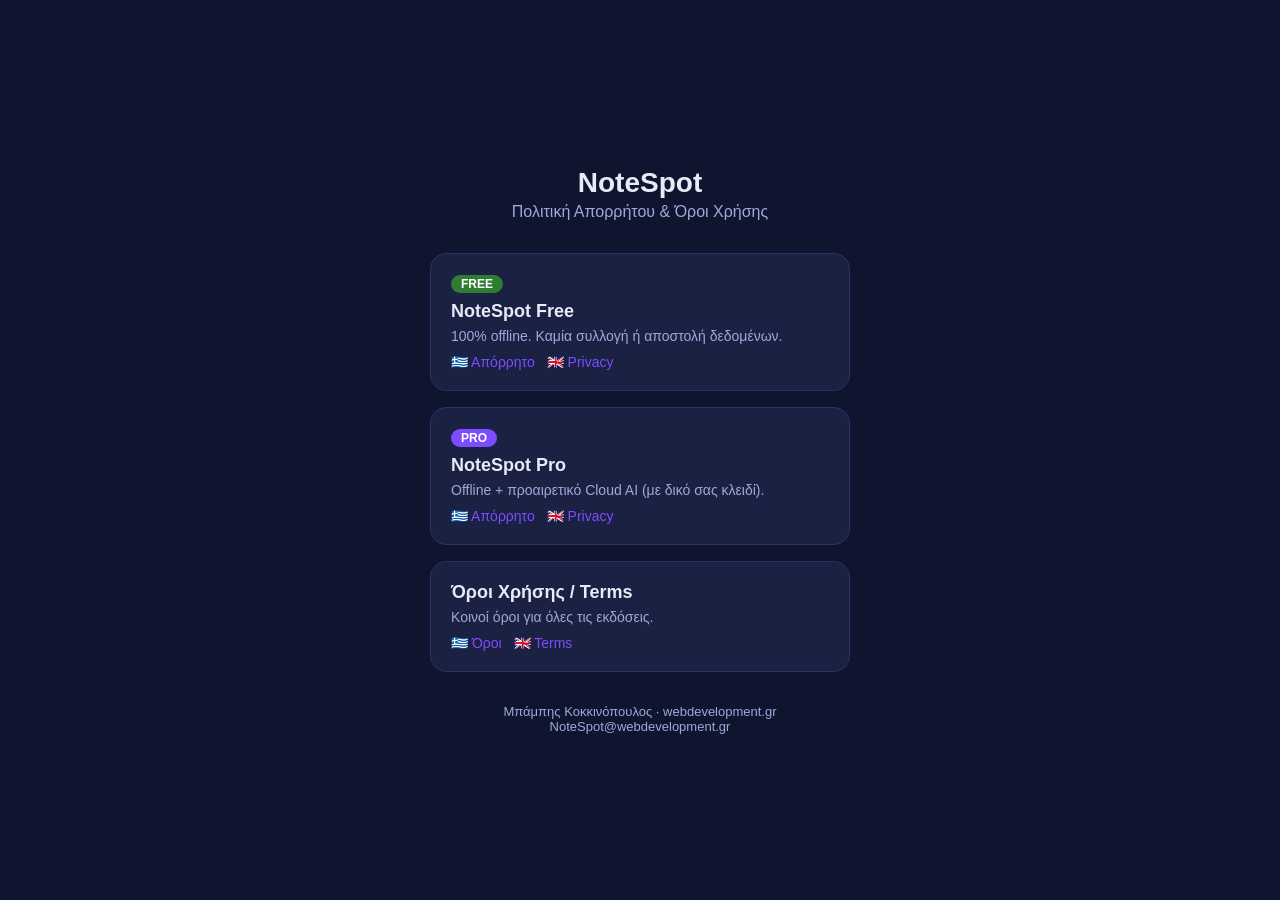
<file: index.html>
<!DOCTYPE html>
<html lang="el">
<head>
<meta charset="utf-8">
<meta name="viewport" content="width=device-width, initial-scale=1">
<title>NoteSpot — Legal</title>
<style>
  :root{--bg:#0F152F;--card:#1A2142;--accent:#7C4DFF;--green:#2E7D32;--text:#E8EAF6;--muted:#9FA8DA}
  *{box-sizing:border-box}
  body{margin:0;font-family:-apple-system,Segoe UI,Roboto,sans-serif;background:var(--bg);color:var(--text);min-height:100vh;display:flex;flex-direction:column;align-items:center;justify-content:center;padding:24px}
  h1{font-size:28px;margin:0 0 4px}
  .sub{color:var(--muted);margin-bottom:32px}
  .grid{display:grid;gap:16px;width:100%;max-width:420px}
  .card{background:var(--card);border-radius:16px;padding:20px;text-decoration:none;color:var(--text);border:1px solid #2A3260;transition:.2s}
  .card:hover{border-color:var(--accent);transform:translateY(-2px)}
  .badge{display:inline-block;font-size:12px;font-weight:700;padding:2px 10px;border-radius:10px;color:#fff;margin-bottom:8px}
  .free{background:var(--green)}
  .pro{background:var(--accent)}
  .card h2{margin:0 0 6px;font-size:18px}
  .card p{margin:0;color:var(--muted);font-size:14px}
  .lang{margin-top:10px;display:flex;gap:12px}
  .lang a{color:var(--accent);font-size:14px;text-decoration:none}
  footer{margin-top:32px;color:var(--muted);font-size:13px;text-align:center}
</style>
</head>
<body>
  <h1>NoteSpot</h1>
  <div class="sub">Πολιτική Απορρήτου &amp; Όροι Χρήσης</div>
  <div class="grid">
    <div class="card">
      <span class="badge free">FREE</span>
      <h2>NoteSpot Free</h2>
      <p>100% offline. Καμία συλλογή ή αποστολή δεδομένων.</p>
      <div class="lang">
        <a href="privacy-free-el.html">🇬🇷 Απόρρητο</a>
        <a href="privacy-free-en.html">🇬🇧 Privacy</a>
      </div>
    </div>
    <div class="card">
      <span class="badge pro">PRO</span>
      <h2>NoteSpot Pro</h2>
      <p>Offline + προαιρετικό Cloud AI (με δικό σας κλειδί).</p>
      <div class="lang">
        <a href="privacy-pro-el.html">🇬🇷 Απόρρητο</a>
        <a href="privacy-pro-en.html">🇬🇧 Privacy</a>
      </div>
    </div>
    <div class="card">
      <h2>Όροι Χρήσης / Terms</h2>
      <p>Κοινοί όροι για όλες τις εκδόσεις.</p>
      <div class="lang">
        <a href="terms-el.html">🇬🇷 Όροι</a>
        <a href="terms-en.html">🇬🇧 Terms</a>
      </div>
    </div>
  </div>
  <footer>Μπάμπης Κοκκινόπουλος · webdevelopment.gr<br>NoteSpot@webdevelopment.gr</footer>
</body>
</html>
</file>
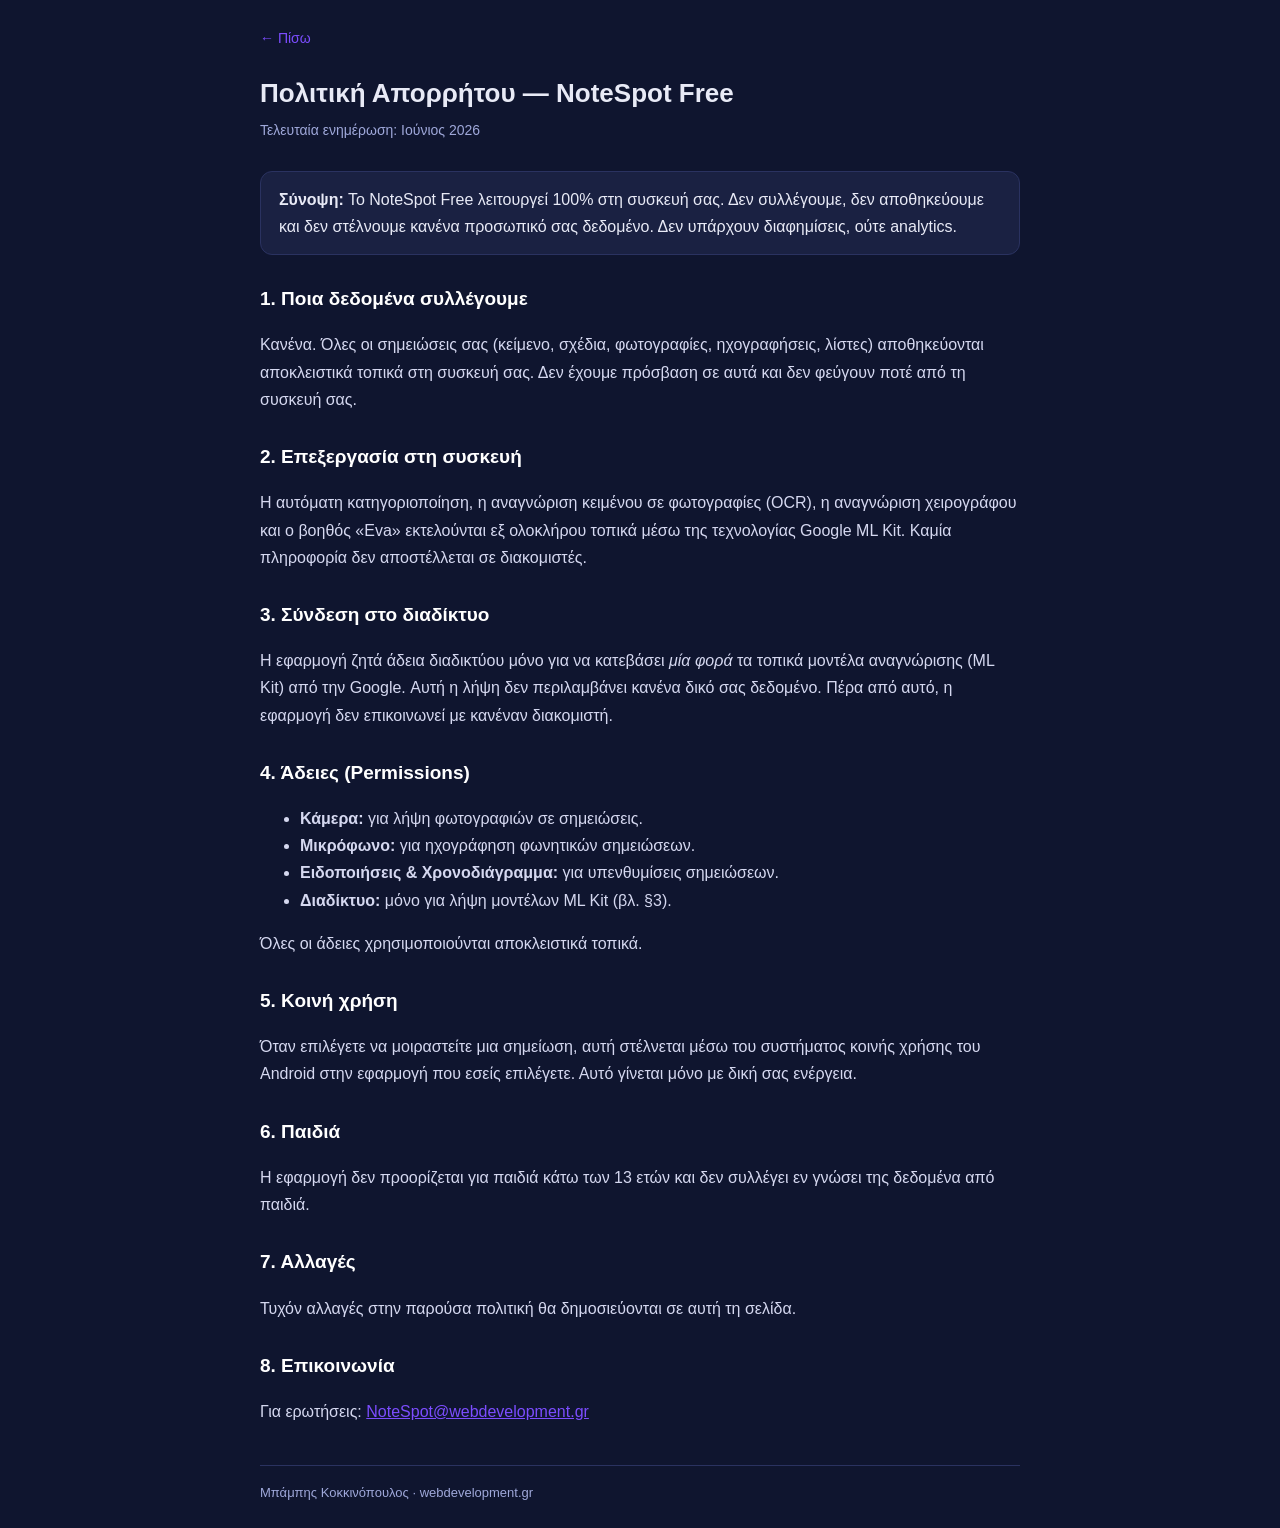
<file: privacy-free-el.html>
<!DOCTYPE html>
<html lang="el"><head><meta charset="utf-8">
<meta name="viewport" content="width=device-width, initial-scale=1">
<title>NoteSpot Free — Πολιτική Απορρήτου</title>
<link rel="stylesheet" href="_style.css"></head><body><div class="wrap">
<a class="back" href="index.html">← Πίσω</a>
<h1>Πολιτική Απορρήτου — NoteSpot Free</h1>
<div class="updated">Τελευταία ενημέρωση: Ιούνιος 2026</div>

<div class="box"><strong>Σύνοψη:</strong> Το NoteSpot Free λειτουργεί 100% στη συσκευή σας. Δεν συλλέγουμε, δεν αποθηκεύουμε και δεν στέλνουμε κανένα προσωπικό σας δεδομένο. Δεν υπάρχουν διαφημίσεις, ούτε analytics.</div>

<h2>1. Ποια δεδομένα συλλέγουμε</h2>
<p>Κανένα. Όλες οι σημειώσεις σας (κείμενο, σχέδια, φωτογραφίες, ηχογραφήσεις, λίστες) αποθηκεύονται αποκλειστικά τοπικά στη συσκευή σας. Δεν έχουμε πρόσβαση σε αυτά και δεν φεύγουν ποτέ από τη συσκευή σας.</p>

<h2>2. Επεξεργασία στη συσκευή</h2>
<p>Η αυτόματη κατηγοριοποίηση, η αναγνώριση κειμένου σε φωτογραφίες (OCR), η αναγνώριση χειρογράφου και ο βοηθός «Eva» εκτελούνται εξ ολοκλήρου τοπικά μέσω της τεχνολογίας Google ML Kit. Καμία πληροφορία δεν αποστέλλεται σε διακομιστές.</p>

<h2>3. Σύνδεση στο διαδίκτυο</h2>
<p>Η εφαρμογή ζητά άδεια διαδικτύου μόνο για να κατεβάσει <em>μία φορά</em> τα τοπικά μοντέλα αναγνώρισης (ML Kit) από την Google. Αυτή η λήψη δεν περιλαμβάνει κανένα δικό σας δεδομένο. Πέρα από αυτό, η εφαρμογή δεν επικοινωνεί με κανέναν διακομιστή.</p>

<h2>4. Άδειες (Permissions)</h2>
<ul>
<li><strong>Κάμερα:</strong> για λήψη φωτογραφιών σε σημειώσεις.</li>
<li><strong>Μικρόφωνο:</strong> για ηχογράφηση φωνητικών σημειώσεων.</li>
<li><strong>Ειδοποιήσεις &amp; Χρονοδιάγραμμα:</strong> για υπενθυμίσεις σημειώσεων.</li>
<li><strong>Διαδίκτυο:</strong> μόνο για λήψη μοντέλων ML Kit (βλ. §3).</li>
</ul>
<p>Όλες οι άδειες χρησιμοποιούνται αποκλειστικά τοπικά.</p>

<h2>5. Κοινή χρήση</h2>
<p>Όταν επιλέγετε να μοιραστείτε μια σημείωση, αυτή στέλνεται μέσω του συστήματος κοινής χρήσης του Android στην εφαρμογή που εσείς επιλέγετε. Αυτό γίνεται μόνο με δική σας ενέργεια.</p>

<h2>6. Παιδιά</h2>
<p>Η εφαρμογή δεν προορίζεται για παιδιά κάτω των 13 ετών και δεν συλλέγει εν γνώσει της δεδομένα από παιδιά.</p>

<h2>7. Αλλαγές</h2>
<p>Τυχόν αλλαγές στην παρούσα πολιτική θα δημοσιεύονται σε αυτή τη σελίδα.</p>

<h2>8. Επικοινωνία</h2>
<p>Για ερωτήσεις: <a href="mailto:NoteSpot@webdevelopment.gr">NoteSpot@webdevelopment.gr</a></p>

<footer>Μπάμπης Κοκκινόπουλος · webdevelopment.gr</footer>
</div></body></html>
</file>
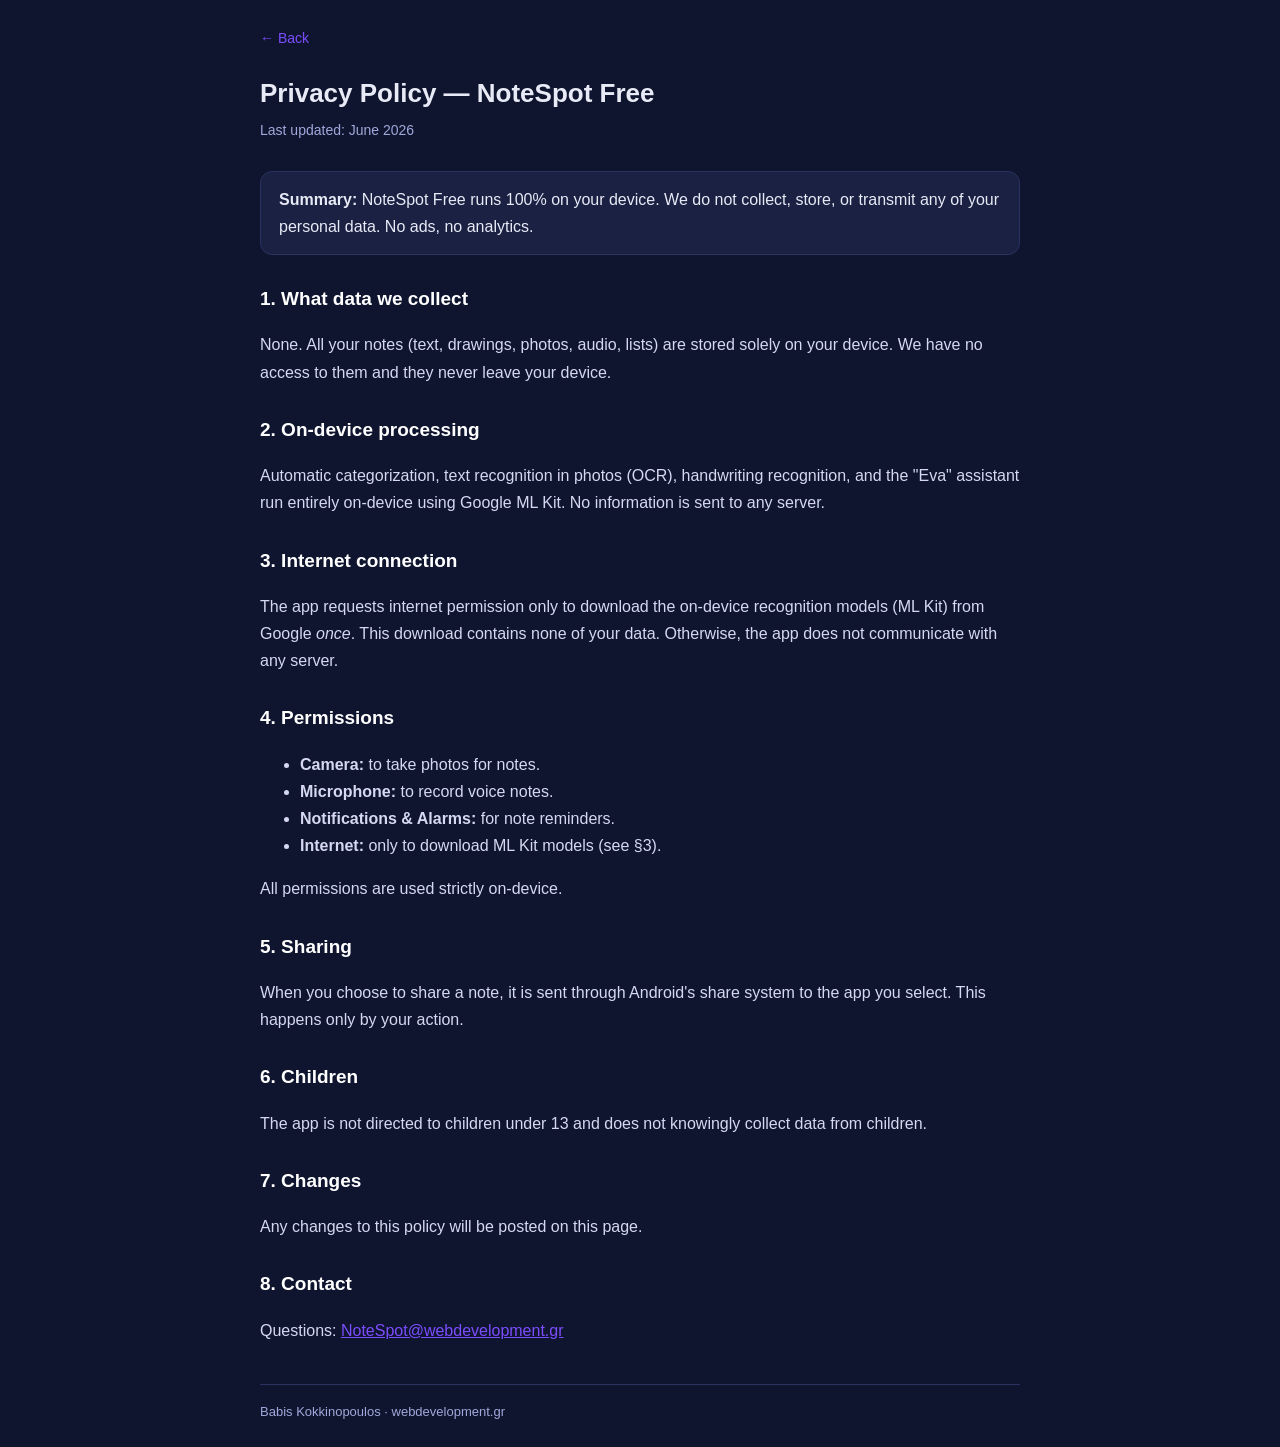
<file: privacy-free-en.html>
<!DOCTYPE html>
<html lang="en"><head><meta charset="utf-8">
<meta name="viewport" content="width=device-width, initial-scale=1">
<title>NoteSpot Free — Privacy Policy</title>
<link rel="stylesheet" href="_style.css"></head><body><div class="wrap">
<a class="back" href="index.html">← Back</a>
<h1>Privacy Policy — NoteSpot Free</h1>
<div class="updated">Last updated: June 2026</div>

<div class="box"><strong>Summary:</strong> NoteSpot Free runs 100% on your device. We do not collect, store, or transmit any of your personal data. No ads, no analytics.</div>

<h2>1. What data we collect</h2>
<p>None. All your notes (text, drawings, photos, audio, lists) are stored solely on your device. We have no access to them and they never leave your device.</p>

<h2>2. On-device processing</h2>
<p>Automatic categorization, text recognition in photos (OCR), handwriting recognition, and the "Eva" assistant run entirely on-device using Google ML Kit. No information is sent to any server.</p>

<h2>3. Internet connection</h2>
<p>The app requests internet permission only to download the on-device recognition models (ML Kit) from Google <em>once</em>. This download contains none of your data. Otherwise, the app does not communicate with any server.</p>

<h2>4. Permissions</h2>
<ul>
<li><strong>Camera:</strong> to take photos for notes.</li>
<li><strong>Microphone:</strong> to record voice notes.</li>
<li><strong>Notifications &amp; Alarms:</strong> for note reminders.</li>
<li><strong>Internet:</strong> only to download ML Kit models (see §3).</li>
</ul>
<p>All permissions are used strictly on-device.</p>

<h2>5. Sharing</h2>
<p>When you choose to share a note, it is sent through Android's share system to the app you select. This happens only by your action.</p>

<h2>6. Children</h2>
<p>The app is not directed to children under 13 and does not knowingly collect data from children.</p>

<h2>7. Changes</h2>
<p>Any changes to this policy will be posted on this page.</p>

<h2>8. Contact</h2>
<p>Questions: <a href="mailto:NoteSpot@webdevelopment.gr">NoteSpot@webdevelopment.gr</a></p>

<footer>Babis Kokkinopoulos · webdevelopment.gr</footer>
</div></body></html>
</file>
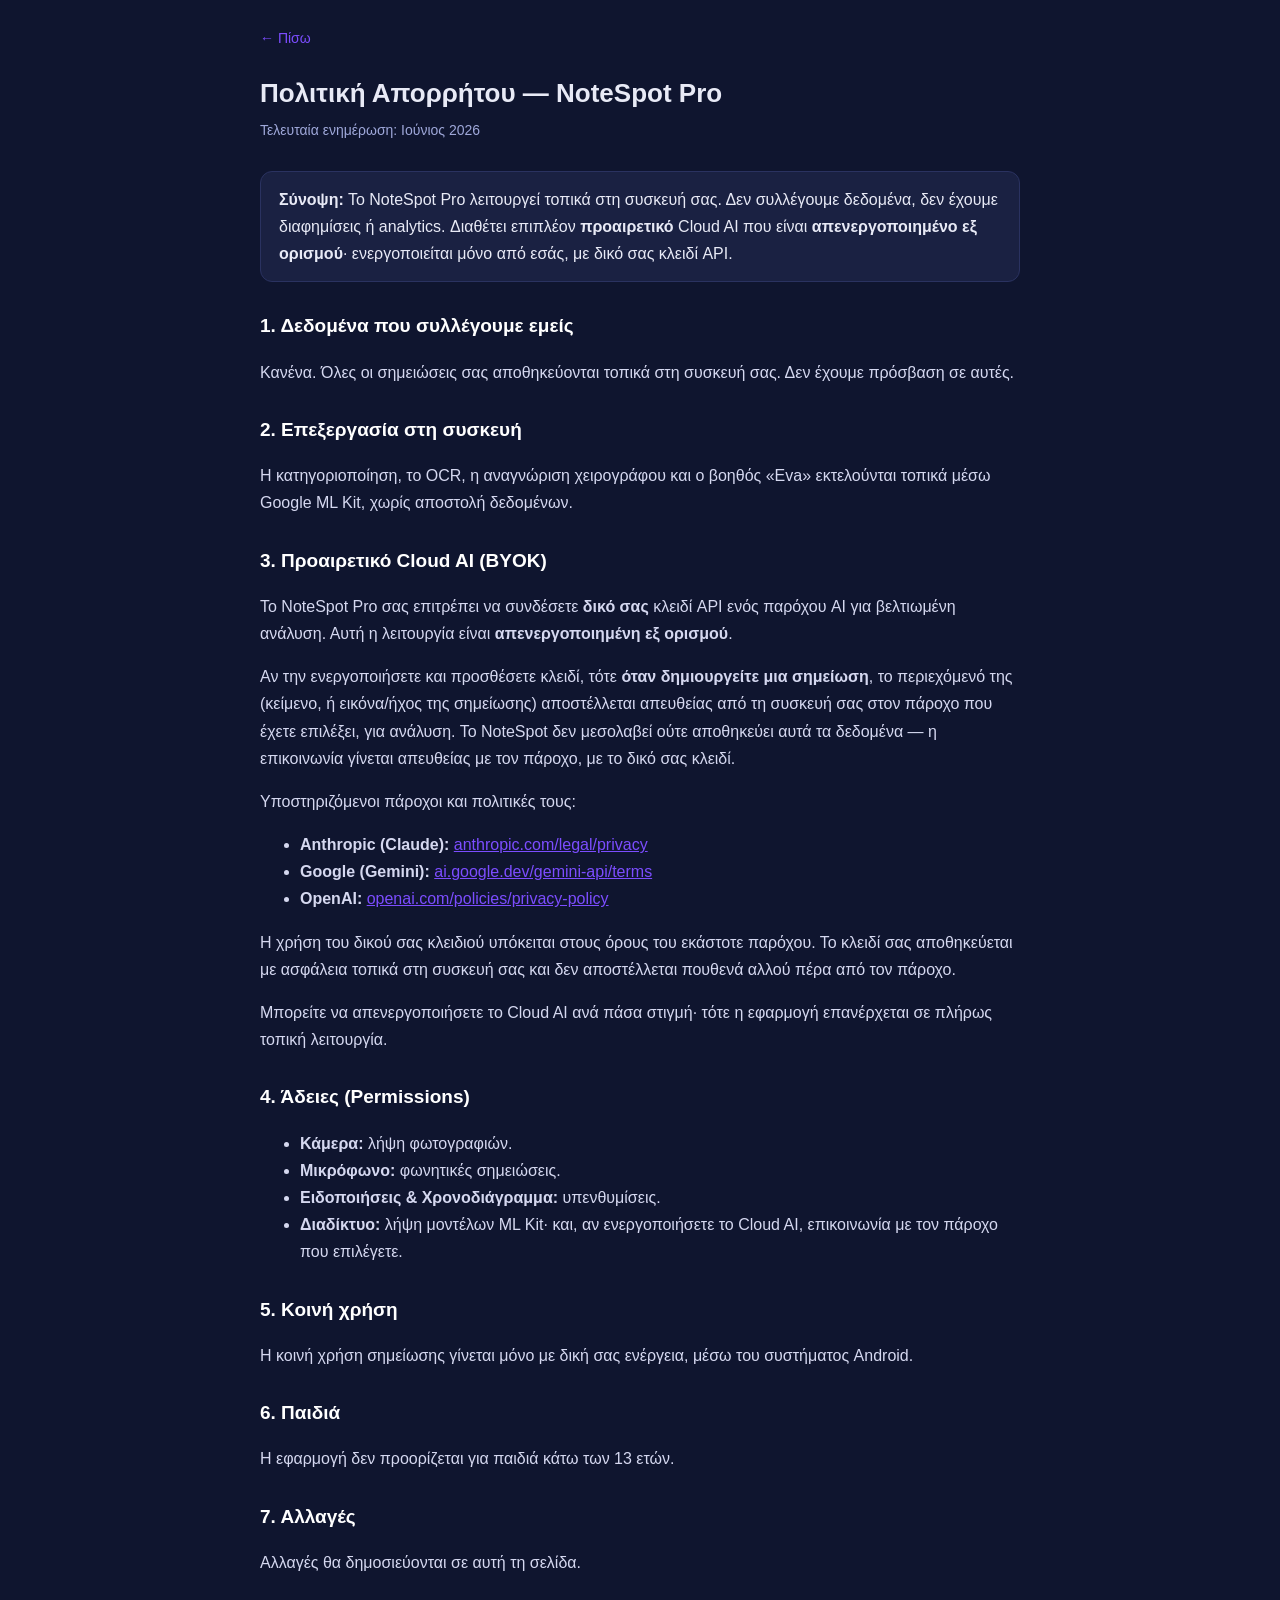
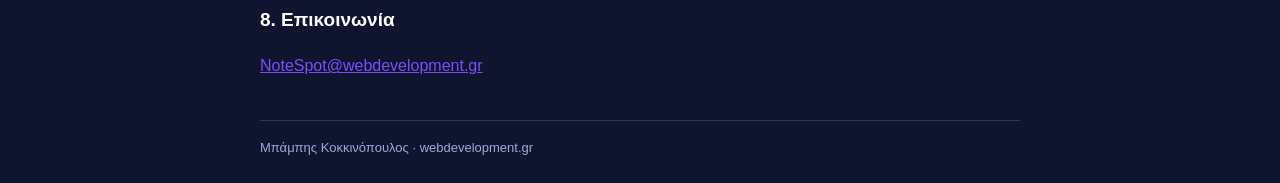
<file: privacy-pro-el.html>
<!DOCTYPE html>
<html lang="el"><head><meta charset="utf-8">
<meta name="viewport" content="width=device-width, initial-scale=1">
<title>NoteSpot Pro — Πολιτική Απορρήτου</title>
<link rel="stylesheet" href="_style.css"></head><body><div class="wrap">
<a class="back" href="index.html">← Πίσω</a>
<h1>Πολιτική Απορρήτου — NoteSpot Pro</h1>
<div class="updated">Τελευταία ενημέρωση: Ιούνιος 2026</div>

<div class="box"><strong>Σύνοψη:</strong> Το NoteSpot Pro λειτουργεί τοπικά στη συσκευή σας. Δεν συλλέγουμε δεδομένα, δεν έχουμε διαφημίσεις ή analytics. Διαθέτει επιπλέον <strong>προαιρετικό</strong> Cloud AI που είναι <strong>απενεργοποιημένο εξ ορισμού</strong>· ενεργοποιείται μόνο από εσάς, με δικό σας κλειδί API.</div>

<h2>1. Δεδομένα που συλλέγουμε εμείς</h2>
<p>Κανένα. Όλες οι σημειώσεις σας αποθηκεύονται τοπικά στη συσκευή σας. Δεν έχουμε πρόσβαση σε αυτές.</p>

<h2>2. Επεξεργασία στη συσκευή</h2>
<p>Η κατηγοριοποίηση, το OCR, η αναγνώριση χειρογράφου και ο βοηθός «Eva» εκτελούνται τοπικά μέσω Google ML Kit, χωρίς αποστολή δεδομένων.</p>

<h2>3. Προαιρετικό Cloud AI (BYOK)</h2>
<p>Το NoteSpot Pro σας επιτρέπει να συνδέσετε <strong>δικό σας</strong> κλειδί API ενός παρόχου AI για βελτιωμένη ανάλυση. Αυτή η λειτουργία είναι <strong>απενεργοποιημένη εξ ορισμού</strong>.</p>
<p>Αν την ενεργοποιήσετε και προσθέσετε κλειδί, τότε <strong>όταν δημιουργείτε μια σημείωση</strong>, το περιεχόμενό της (κείμενο, ή εικόνα/ήχος της σημείωσης) αποστέλλεται απευθείας από τη συσκευή σας στον πάροχο που έχετε επιλέξει, για ανάλυση. Το NoteSpot δεν μεσολαβεί ούτε αποθηκεύει αυτά τα δεδομένα — η επικοινωνία γίνεται απευθείας με τον πάροχο, με το δικό σας κλειδί.</p>
<p>Υποστηριζόμενοι πάροχοι και πολιτικές τους:</p>
<ul>
<li><strong>Anthropic (Claude):</strong> <a href="https://www.anthropic.com/legal/privacy" target="_blank">anthropic.com/legal/privacy</a></li>
<li><strong>Google (Gemini):</strong> <a href="https://ai.google.dev/gemini-api/terms" target="_blank">ai.google.dev/gemini-api/terms</a></li>
<li><strong>OpenAI:</strong> <a href="https://openai.com/policies/privacy-policy" target="_blank">openai.com/policies/privacy-policy</a></li>
</ul>
<p>Η χρήση του δικού σας κλειδιού υπόκειται στους όρους του εκάστοτε παρόχου. Το κλειδί σας αποθηκεύεται με ασφάλεια τοπικά στη συσκευή σας και δεν αποστέλλεται πουθενά αλλού πέρα από τον πάροχο.</p>
<p>Μπορείτε να απενεργοποιήσετε το Cloud AI ανά πάσα στιγμή· τότε η εφαρμογή επανέρχεται σε πλήρως τοπική λειτουργία.</p>

<h2>4. Άδειες (Permissions)</h2>
<ul>
<li><strong>Κάμερα:</strong> λήψη φωτογραφιών.</li>
<li><strong>Μικρόφωνο:</strong> φωνητικές σημειώσεις.</li>
<li><strong>Ειδοποιήσεις &amp; Χρονοδιάγραμμα:</strong> υπενθυμίσεις.</li>
<li><strong>Διαδίκτυο:</strong> λήψη μοντέλων ML Kit· και, αν ενεργοποιήσετε το Cloud AI, επικοινωνία με τον πάροχο που επιλέγετε.</li>
</ul>

<h2>5. Κοινή χρήση</h2>
<p>Η κοινή χρήση σημείωσης γίνεται μόνο με δική σας ενέργεια, μέσω του συστήματος Android.</p>

<h2>6. Παιδιά</h2>
<p>Η εφαρμογή δεν προορίζεται για παιδιά κάτω των 13 ετών.</p>

<h2>7. Αλλαγές</h2>
<p>Αλλαγές θα δημοσιεύονται σε αυτή τη σελίδα.</p>

<h2>8. Επικοινωνία</h2>
<p><a href="mailto:NoteSpot@webdevelopment.gr">NoteSpot@webdevelopment.gr</a></p>

<footer>Μπάμπης Κοκκινόπουλος · webdevelopment.gr</footer>
</div></body></html>
</file>
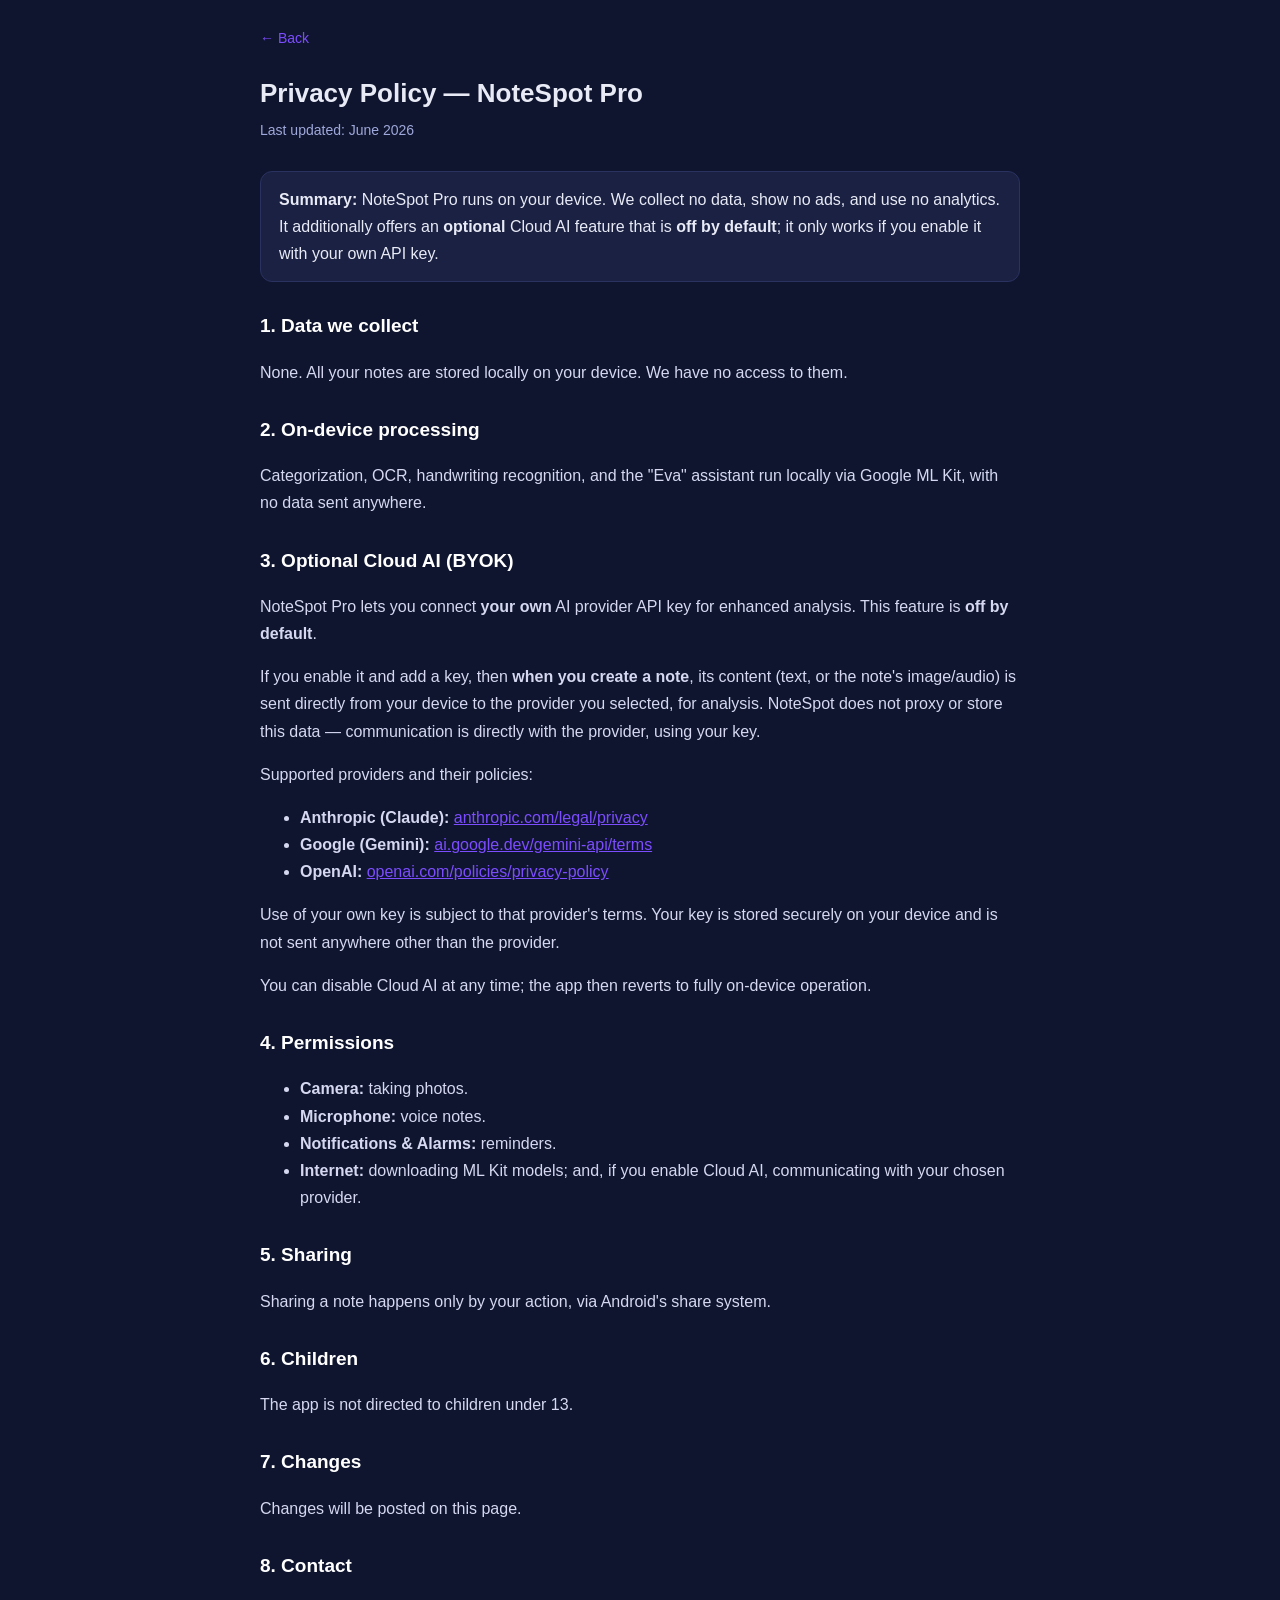
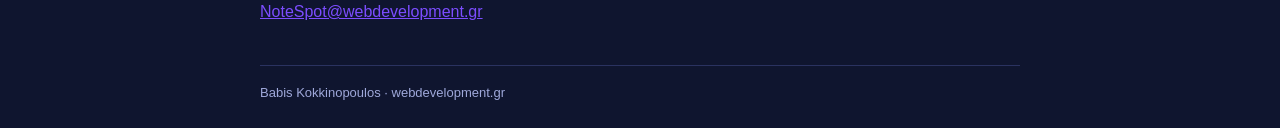
<file: privacy-pro-en.html>
<!DOCTYPE html>
<html lang="en"><head><meta charset="utf-8">
<meta name="viewport" content="width=device-width, initial-scale=1">
<title>NoteSpot Pro — Privacy Policy</title>
<link rel="stylesheet" href="_style.css"></head><body><div class="wrap">
<a class="back" href="index.html">← Back</a>
<h1>Privacy Policy — NoteSpot Pro</h1>
<div class="updated">Last updated: June 2026</div>

<div class="box"><strong>Summary:</strong> NoteSpot Pro runs on your device. We collect no data, show no ads, and use no analytics. It additionally offers an <strong>optional</strong> Cloud AI feature that is <strong>off by default</strong>; it only works if you enable it with your own API key.</div>

<h2>1. Data we collect</h2>
<p>None. All your notes are stored locally on your device. We have no access to them.</p>

<h2>2. On-device processing</h2>
<p>Categorization, OCR, handwriting recognition, and the "Eva" assistant run locally via Google ML Kit, with no data sent anywhere.</p>

<h2>3. Optional Cloud AI (BYOK)</h2>
<p>NoteSpot Pro lets you connect <strong>your own</strong> AI provider API key for enhanced analysis. This feature is <strong>off by default</strong>.</p>
<p>If you enable it and add a key, then <strong>when you create a note</strong>, its content (text, or the note's image/audio) is sent directly from your device to the provider you selected, for analysis. NoteSpot does not proxy or store this data — communication is directly with the provider, using your key.</p>
<p>Supported providers and their policies:</p>
<ul>
<li><strong>Anthropic (Claude):</strong> <a href="https://www.anthropic.com/legal/privacy" target="_blank">anthropic.com/legal/privacy</a></li>
<li><strong>Google (Gemini):</strong> <a href="https://ai.google.dev/gemini-api/terms" target="_blank">ai.google.dev/gemini-api/terms</a></li>
<li><strong>OpenAI:</strong> <a href="https://openai.com/policies/privacy-policy" target="_blank">openai.com/policies/privacy-policy</a></li>
</ul>
<p>Use of your own key is subject to that provider's terms. Your key is stored securely on your device and is not sent anywhere other than the provider.</p>
<p>You can disable Cloud AI at any time; the app then reverts to fully on-device operation.</p>

<h2>4. Permissions</h2>
<ul>
<li><strong>Camera:</strong> taking photos.</li>
<li><strong>Microphone:</strong> voice notes.</li>
<li><strong>Notifications &amp; Alarms:</strong> reminders.</li>
<li><strong>Internet:</strong> downloading ML Kit models; and, if you enable Cloud AI, communicating with your chosen provider.</li>
</ul>

<h2>5. Sharing</h2>
<p>Sharing a note happens only by your action, via Android's share system.</p>

<h2>6. Children</h2>
<p>The app is not directed to children under 13.</p>

<h2>7. Changes</h2>
<p>Changes will be posted on this page.</p>

<h2>8. Contact</h2>
<p><a href="mailto:NoteSpot@webdevelopment.gr">NoteSpot@webdevelopment.gr</a></p>

<footer>Babis Kokkinopoulos · webdevelopment.gr</footer>
</div></body></html>
</file>
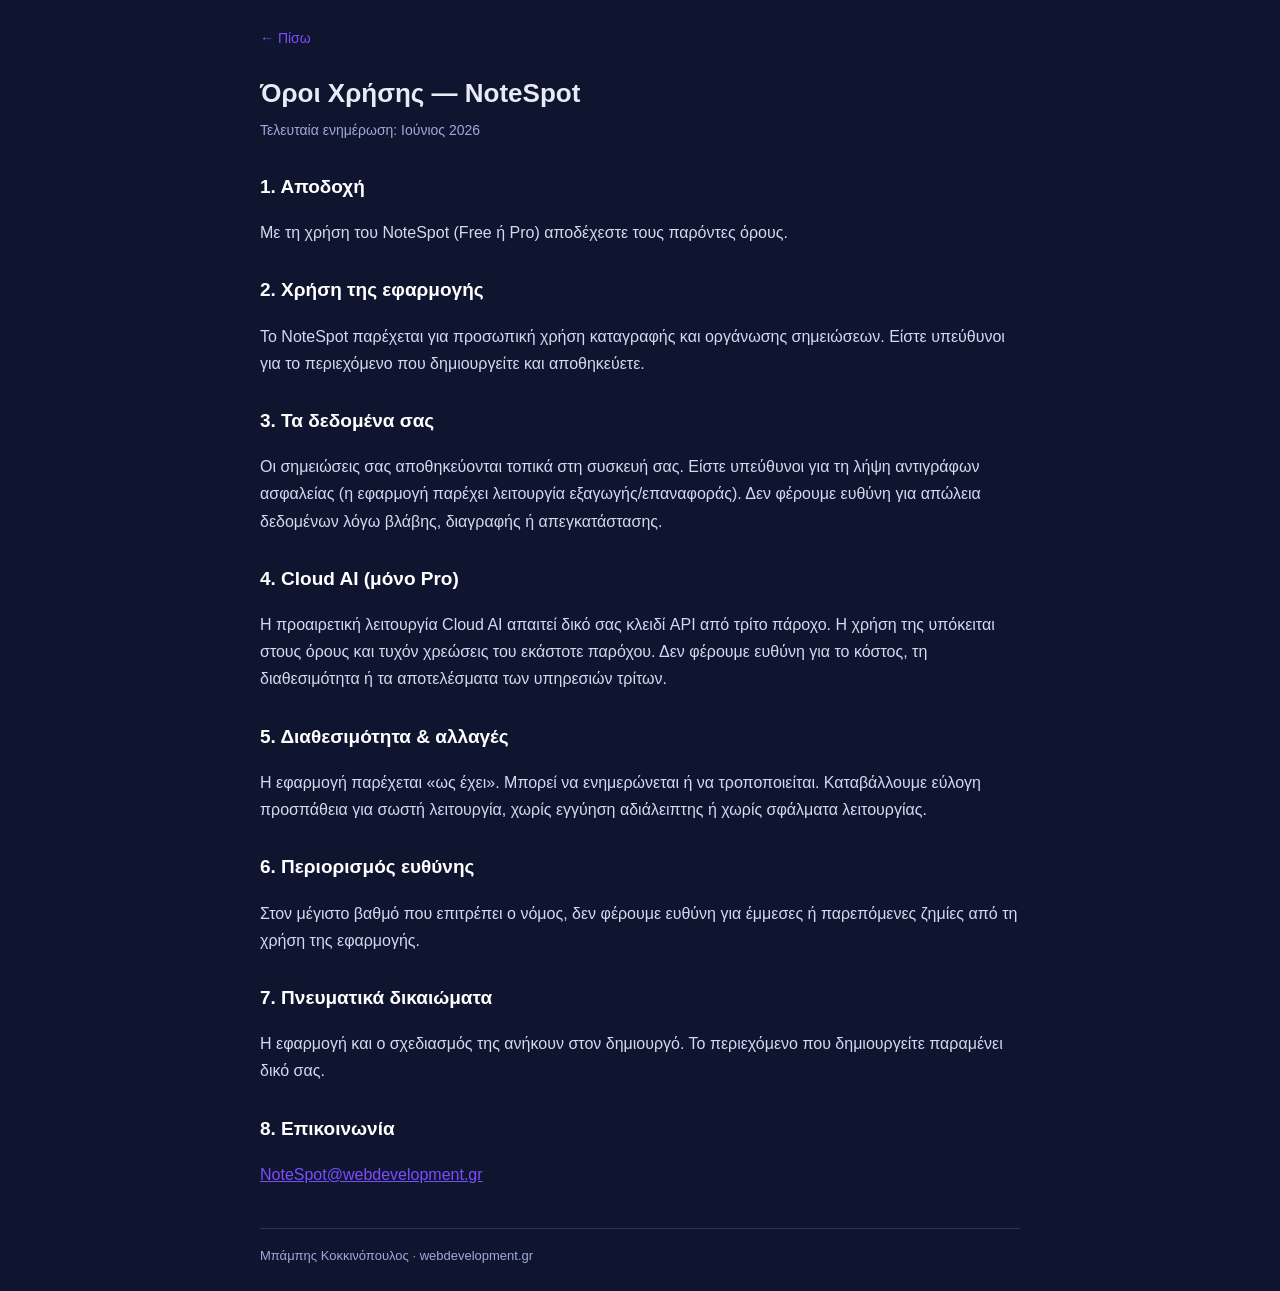
<file: terms-el.html>
<!DOCTYPE html>
<html lang="el"><head><meta charset="utf-8">
<meta name="viewport" content="width=device-width, initial-scale=1">
<title>NoteSpot — Όροι Χρήσης</title>
<link rel="stylesheet" href="_style.css"></head><body><div class="wrap">
<a class="back" href="index.html">← Πίσω</a>
<h1>Όροι Χρήσης — NoteSpot</h1>
<div class="updated">Τελευταία ενημέρωση: Ιούνιος 2026</div>

<h2>1. Αποδοχή</h2>
<p>Με τη χρήση του NoteSpot (Free ή Pro) αποδέχεστε τους παρόντες όρους.</p>

<h2>2. Χρήση της εφαρμογής</h2>
<p>Το NoteSpot παρέχεται για προσωπική χρήση καταγραφής και οργάνωσης σημειώσεων. Είστε υπεύθυνοι για το περιεχόμενο που δημιουργείτε και αποθηκεύετε.</p>

<h2>3. Τα δεδομένα σας</h2>
<p>Οι σημειώσεις σας αποθηκεύονται τοπικά στη συσκευή σας. Είστε υπεύθυνοι για τη λήψη αντιγράφων ασφαλείας (η εφαρμογή παρέχει λειτουργία εξαγωγής/επαναφοράς). Δεν φέρουμε ευθύνη για απώλεια δεδομένων λόγω βλάβης, διαγραφής ή απεγκατάστασης.</p>

<h2>4. Cloud AI (μόνο Pro)</h2>
<p>Η προαιρετική λειτουργία Cloud AI απαιτεί δικό σας κλειδί API από τρίτο πάροχο. Η χρήση της υπόκειται στους όρους και τυχόν χρεώσεις του εκάστοτε παρόχου. Δεν φέρουμε ευθύνη για το κόστος, τη διαθεσιμότητα ή τα αποτελέσματα των υπηρεσιών τρίτων.</p>

<h2>5. Διαθεσιμότητα &amp; αλλαγές</h2>
<p>Η εφαρμογή παρέχεται «ως έχει». Μπορεί να ενημερώνεται ή να τροποποιείται. Καταβάλλουμε εύλογη προσπάθεια για σωστή λειτουργία, χωρίς εγγύηση αδιάλειπτης ή χωρίς σφάλματα λειτουργίας.</p>

<h2>6. Περιορισμός ευθύνης</h2>
<p>Στον μέγιστο βαθμό που επιτρέπει ο νόμος, δεν φέρουμε ευθύνη για έμμεσες ή παρεπόμενες ζημίες από τη χρήση της εφαρμογής.</p>

<h2>7. Πνευματικά δικαιώματα</h2>
<p>Η εφαρμογή και ο σχεδιασμός της ανήκουν στον δημιουργό. Το περιεχόμενο που δημιουργείτε παραμένει δικό σας.</p>

<h2>8. Επικοινωνία</h2>
<p><a href="mailto:NoteSpot@webdevelopment.gr">NoteSpot@webdevelopment.gr</a></p>

<footer>Μπάμπης Κοκκινόπουλος · webdevelopment.gr</footer>
</div></body></html>
</file>
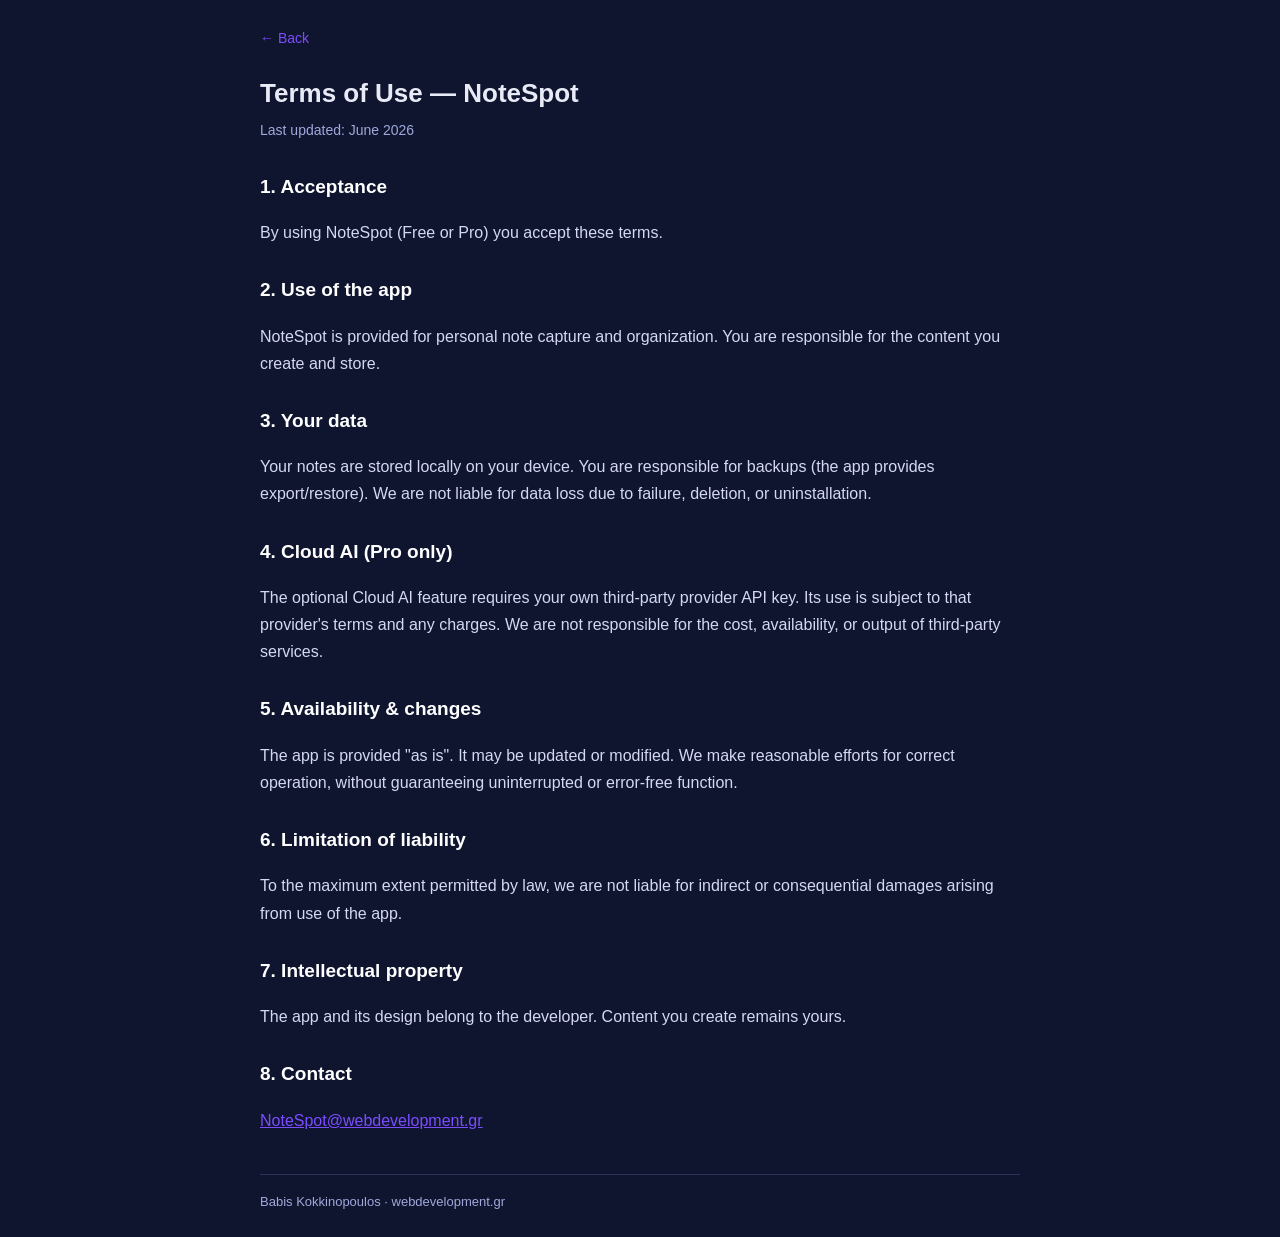
<file: terms-en.html>
<!DOCTYPE html>
<html lang="en"><head><meta charset="utf-8">
<meta name="viewport" content="width=device-width, initial-scale=1">
<title>NoteSpot — Terms of Use</title>
<link rel="stylesheet" href="_style.css"></head><body><div class="wrap">
<a class="back" href="index.html">← Back</a>
<h1>Terms of Use — NoteSpot</h1>
<div class="updated">Last updated: June 2026</div>

<h2>1. Acceptance</h2>
<p>By using NoteSpot (Free or Pro) you accept these terms.</p>

<h2>2. Use of the app</h2>
<p>NoteSpot is provided for personal note capture and organization. You are responsible for the content you create and store.</p>

<h2>3. Your data</h2>
<p>Your notes are stored locally on your device. You are responsible for backups (the app provides export/restore). We are not liable for data loss due to failure, deletion, or uninstallation.</p>

<h2>4. Cloud AI (Pro only)</h2>
<p>The optional Cloud AI feature requires your own third-party provider API key. Its use is subject to that provider's terms and any charges. We are not responsible for the cost, availability, or output of third-party services.</p>

<h2>5. Availability &amp; changes</h2>
<p>The app is provided "as is". It may be updated or modified. We make reasonable efforts for correct operation, without guaranteeing uninterrupted or error-free function.</p>

<h2>6. Limitation of liability</h2>
<p>To the maximum extent permitted by law, we are not liable for indirect or consequential damages arising from use of the app.</p>

<h2>7. Intellectual property</h2>
<p>The app and its design belong to the developer. Content you create remains yours.</p>

<h2>8. Contact</h2>
<p><a href="mailto:NoteSpot@webdevelopment.gr">NoteSpot@webdevelopment.gr</a></p>

<footer>Babis Kokkinopoulos · webdevelopment.gr</footer>
</div></body></html>
</file>
<file: _style.css>
:root{--bg:#0F152F;--card:#1A2142;--accent:#7C4DFF;--text:#E8EAF6;--muted:#9FA8DA}
*{box-sizing:border-box}
body{margin:0;font-family:-apple-system,Segoe UI,Roboto,sans-serif;background:var(--bg);color:var(--text);line-height:1.7;padding:24px}
.wrap{max-width:760px;margin:0 auto}
h1{font-size:26px;margin:0 0 4px}
.updated{color:var(--muted);font-size:14px;margin-bottom:28px}
h2{font-size:19px;margin:28px 0 8px;color:#fff}
p,li{color:#D5D8F0}
a{color:var(--accent)}
.box{background:var(--card);border:1px solid #2A3260;border-radius:12px;padding:14px 18px;margin:16px 0}
.back{display:inline-block;margin-bottom:20px;color:var(--accent);text-decoration:none;font-size:14px}
footer{margin-top:40px;padding-top:16px;border-top:1px solid #2A3260;color:var(--muted);font-size:13px}
</file>
